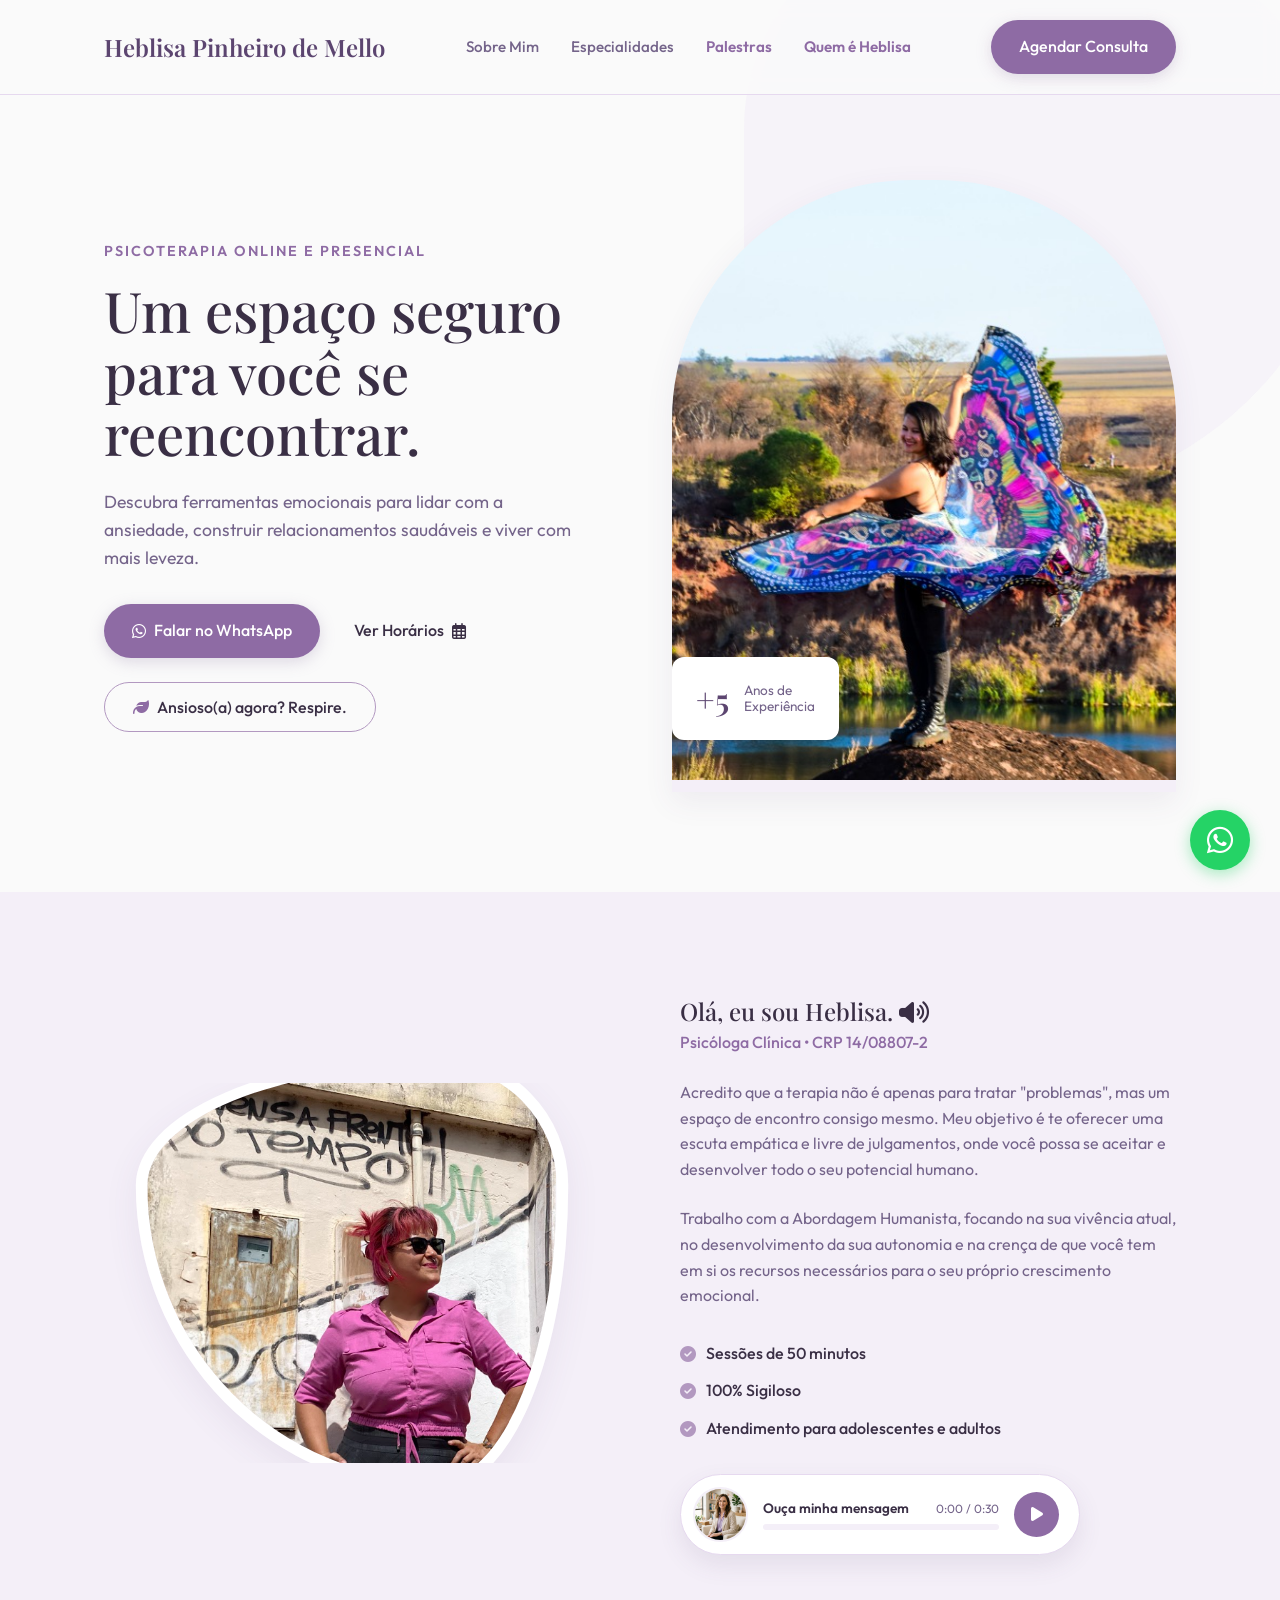
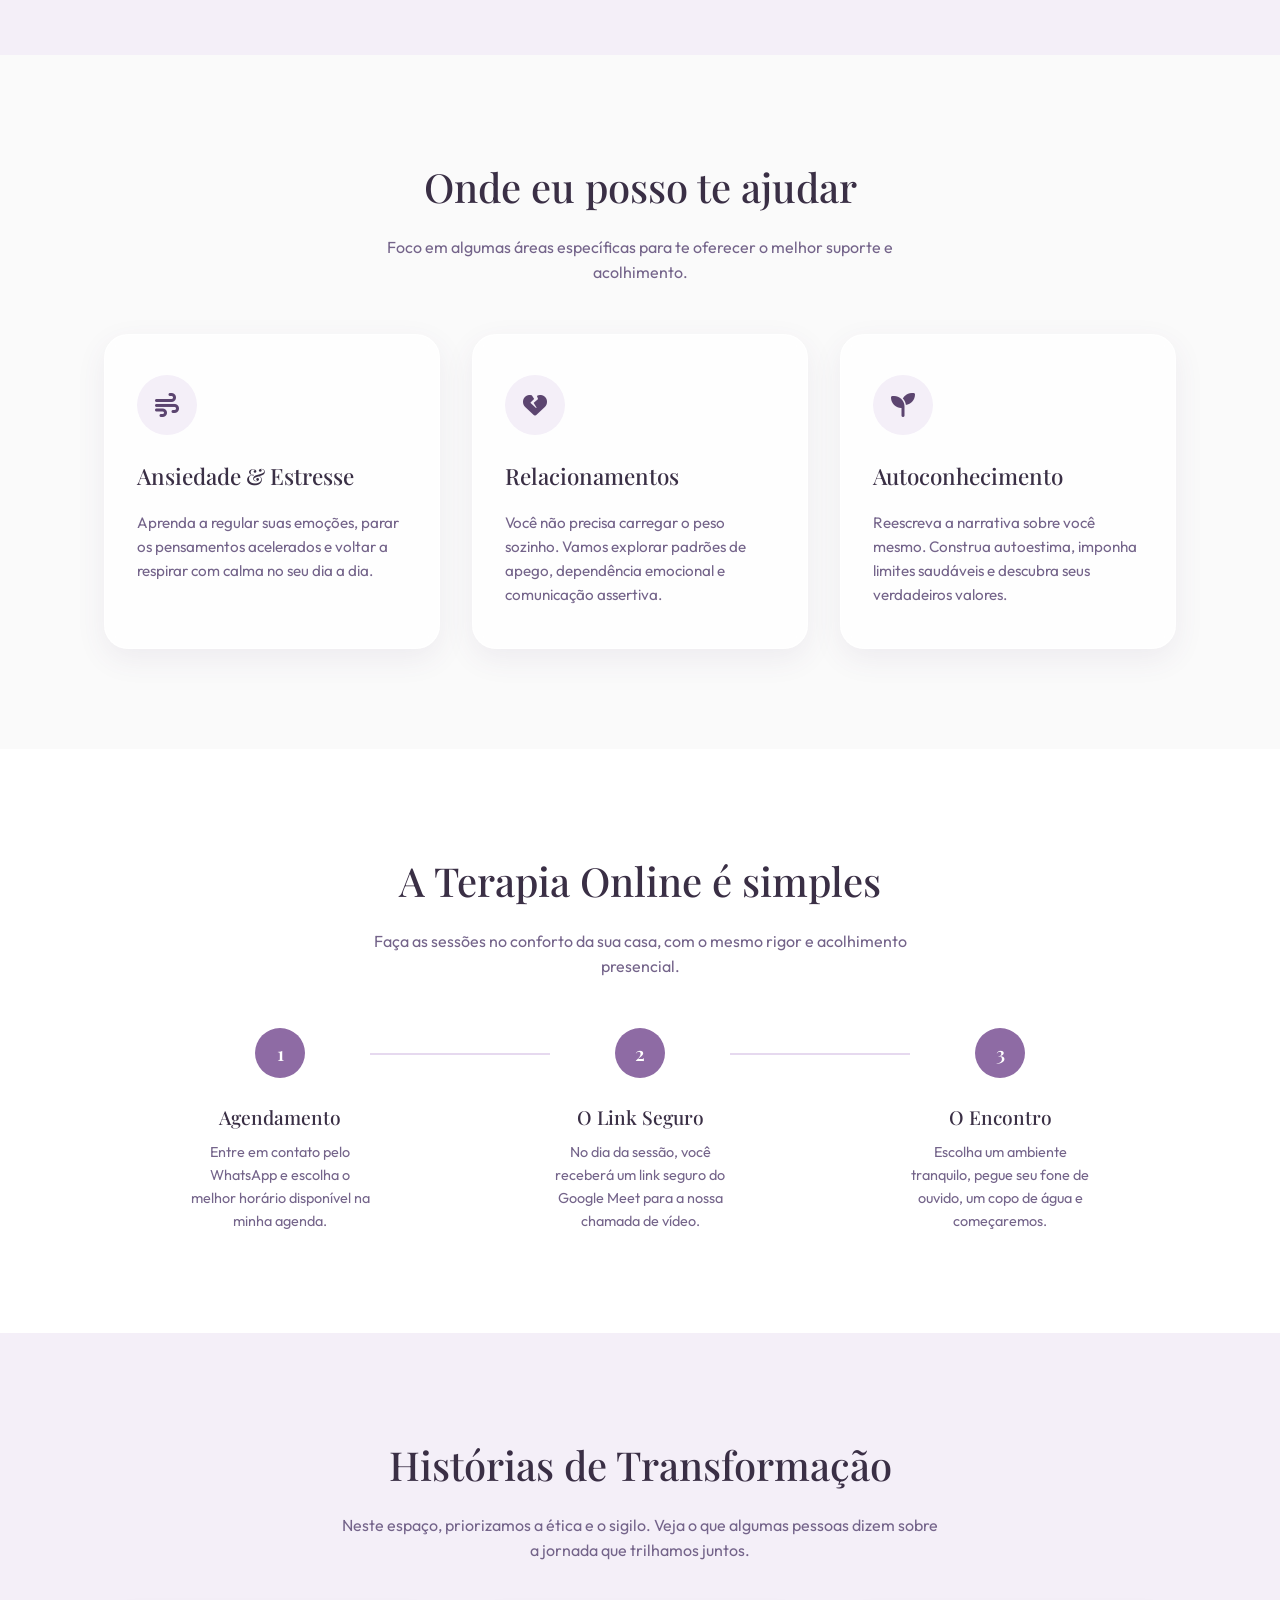
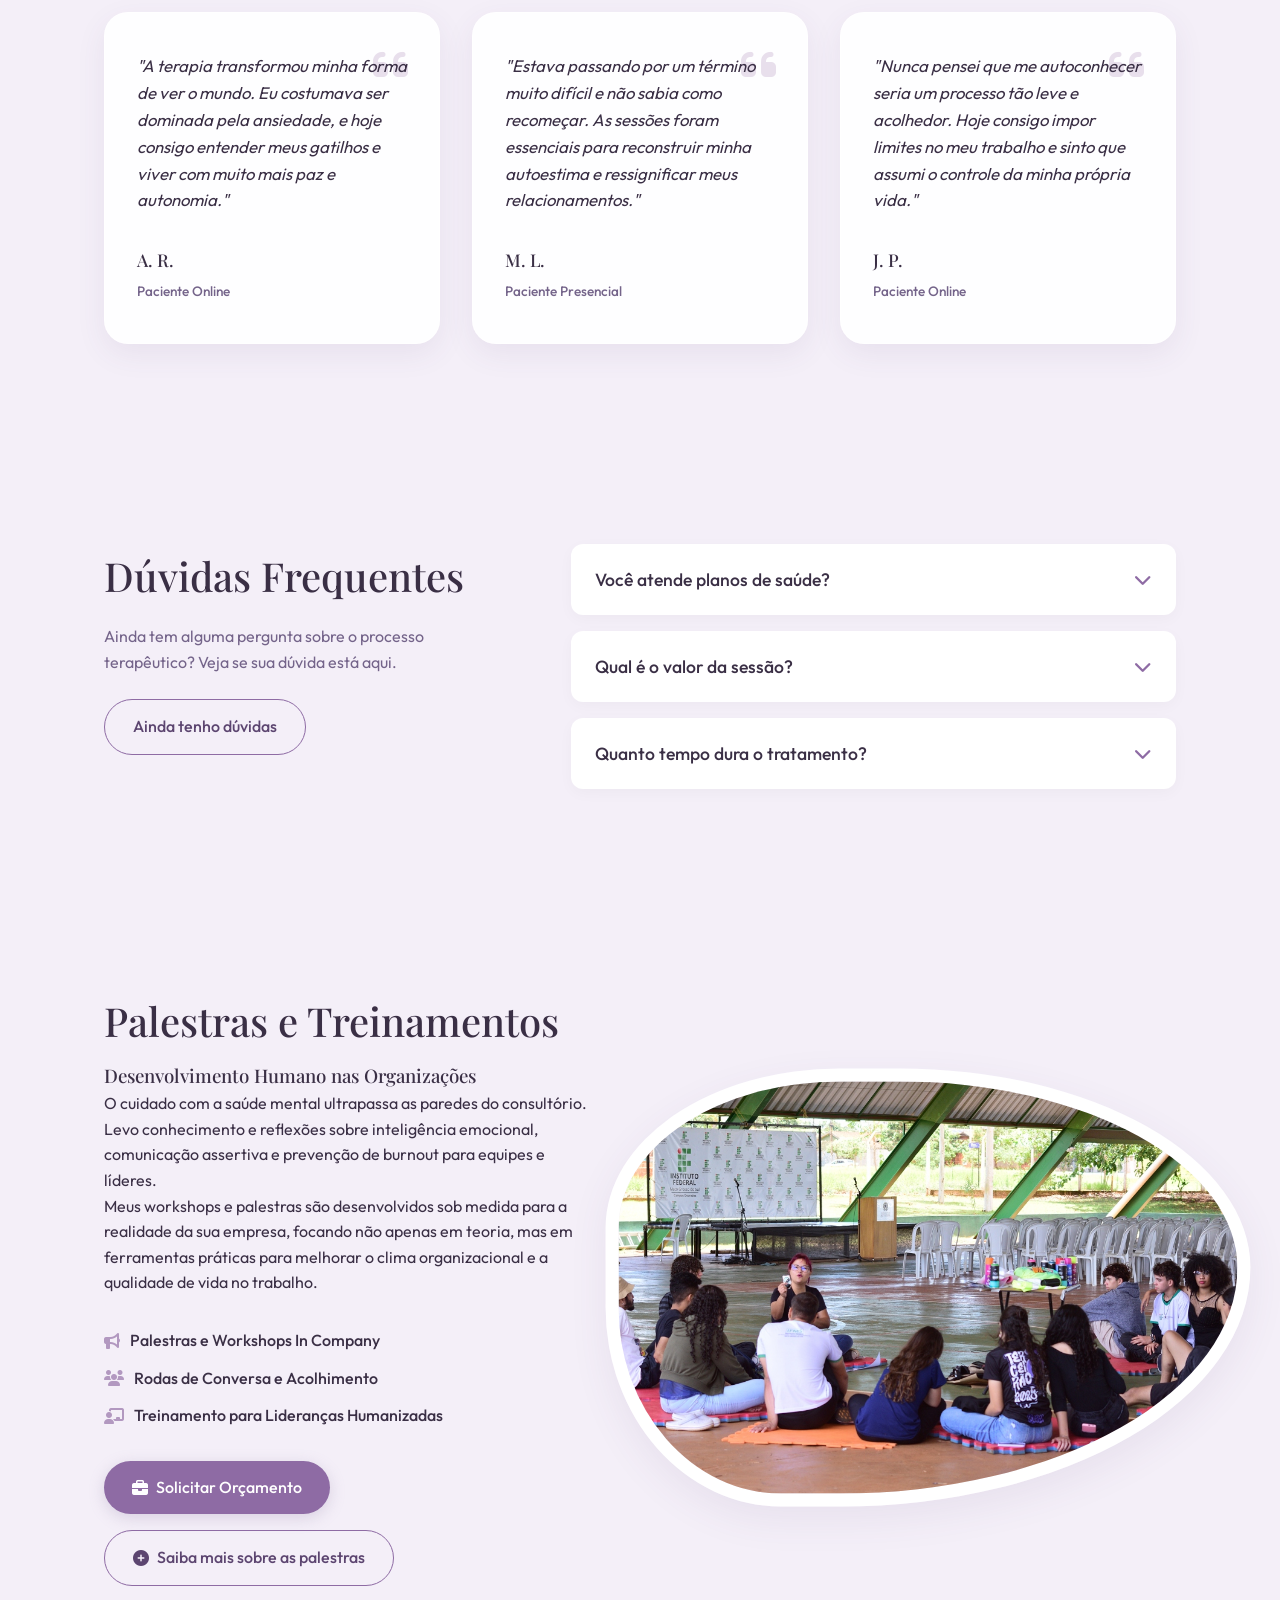
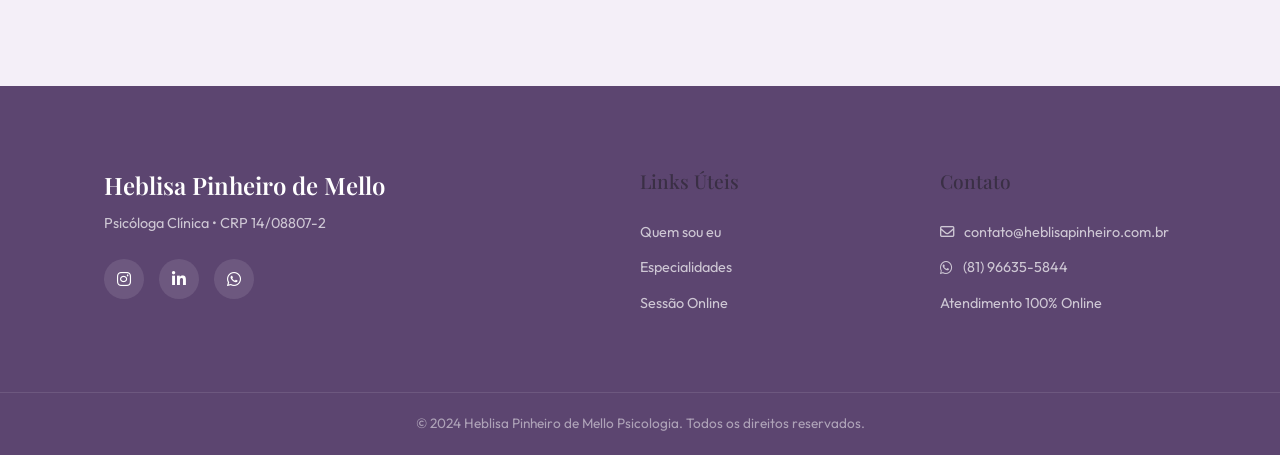
<file: index.html>
<!DOCTYPE html>
<html lang="pt-BR">

<head>
    <meta charset="UTF-8">
    <meta name="viewport" content="width=device-width, initial-scale=1.0">
    <meta name="description"
        content="Heblisa Pinheiro de Mello - Psicóloga Clínica (CRP 14/08807-2). Psicoterapia online e presencial com abordagem humanista. Especialista em ansiedade, relacionamentos e autoconhecimento.">
    <meta name="keywords"
        content="psicóloga, psicoterapia online, ansiedade, abordagem humanista, Heblisa Pinheiro de Mello, saúde mental">
    <title>Heblisa Pinheiro de Mello | Psicóloga Clínica</title>
    <!-- Google Fonts -->
    <link rel="preconnect" href="https://fonts.googleapis.com">
    <link rel="preconnect" href="https://fonts.gstatic.com" crossorigin>
    <link
        href="https://fonts.googleapis.com/css2?family=Outfit:wght@300;400;500;600&family=Playfair+Display:ital,wght@0,500;0,600;1,500&display=swap"
        rel="stylesheet">
    <!-- Font Awesome Icons -->
    <link rel="stylesheet" href="https://cdnjs.cloudflare.com/ajax/libs/font-awesome/6.4.0/css/all.min.css">
    <!-- Custom CSS -->
    <link rel="stylesheet" href="style.css">
</head>

<body>

    <!-- Header / Navbar -->
    <header class="navbar">
        <div class="container nav-content">
            <a href="#" class="logo">Heblisa Pinheiro de Mello</a>
            <nav class="nav-links">
                <a href="#sobre">Sobre Mim</a>
                <a href="#especialidades">Especialidades</a>
                <a href="palestras.html" style="color: var(--primary); font-weight: 600;" class="nav-highlight">Palestras</a>
                <a href="quem-sou.html" style="color: var(--primary); font-weight: 600;" class="nav-highlight">Quem é
                    Heblisa</a>
            </nav>
            <div class="nav-actions">
                <a href="https://calendly.com/sua-conta" target="_blank" class="btn btn-primary"
                    aria-label="Abrir Calendário de Agendamento">Agendar Consulta</a>
                <button class="menu-toggle" aria-label="Abrir menu">
                    <i class="fas fa-bars"></i>
                </button>
            </div>
        </div>
    </header>

    <!-- Hero Section -->
    <section class="hero">
        <div class="blob-bg"></div>
        <div class="container hero-content">
            <div class="hero-text fade-in">
                <span class="subtitle">Psicoterapia Online e Presencial</span>
                <h1>Um espaço seguro para você se reencontrar.</h1>
                <p>Descubra ferramentas emocionais para lidar com a ansiedade, construir relacionamentos saudáveis e
                    viver com mais leveza.</p>
                <div class="hero-buttons" style="flex-wrap: wrap;">
                    <a href="https://wa.me/5581966355844" target="_blank" class="btn btn-primary"><i
                            class="fab fa-whatsapp"></i> Falar no WhatsApp</a>
                    <a href="https://calendly.com/sua-conta" target="_blank" class="btn btn-text">Ver Horários <i
                            class="far fa-calendar-alt"></i></a>
                    <button id="breathe-btn" class="btn btn-outline"
                        style="border-radius: 50px; border-color: var(--accent); color: var(--text-main);">
                        <i class="fas fa-leaf" style="color: var(--primary);"></i> Ansioso(a) agora? Respire.
                    </button>
                </div>
            </div>
            <div class="hero-image">
                <div class="image-wrapper">
                    <!-- Placeholder de uma imagem de psicóloga suave. -->
                    <img src="assets/hero_vibrant.jpg" alt="Heblisa Pinheiro de Mello com manto colorido" id="hero-img">
                    <div class="experience-badge">
                        <span class="number">+5</span>
                        <span class="text">Anos de<br>Experiência</span>
                    </div>
                </div>
            </div>
        </div>
    </section>

    <!-- Sobre Section -->
    <section id="sobre" class="about">
        <div class="container about-content">
            <div class="about-image reveal" style="overflow: hidden; border-radius: var(--border-radius-lg);">
                <img src="assets/jovens 2.png" alt="Heblisa Pinheiro de Mello" class="rounded-image"
                    style="object-position: center 30%;">
            </div>
            <div class="about-text reveal">
                <h2>Olá, eu sou Heblisa. <span class="audio-badge"
                        onclick="document.getElementById('bio-audio').play()"><i class="fas fa-volume-up"></i></span>
                </h2>
                <h3 class="crp">Psicóloga Clínica • CRP 14/08807-2</h3>
                <p>Acredito que a terapia não é apenas para tratar "problemas", mas um espaço de encontro consigo mesmo.
                    Meu objetivo é te oferecer uma escuta empática e livre de julgamentos, onde você possa se aceitar e
                    desenvolver todo o seu potencial humano.</p>
                <p>Trabalho com a Abordagem Humanista, focando na sua vivência atual, no desenvolvimento da sua
                    autonomia e na crença de que você tem em si os recursos necessários para o seu próprio crescimento
                    emocional.</p>

                <div class="features-list">
                    <div class="feature-item">
                        <i class="fas fa-check-circle"></i> Sessões de 50 minutos
                    </div>
                    <div class="feature-item">
                        <i class="fas fa-check-circle"></i> 100% Sigiloso
                    </div>
                    <div class="feature-item">
                        <i class="fas fa-check-circle"></i> Atendimento para adolescentes e adultos
                    </div>
                </div>

                <!-- Custom Audio Player -->
                <div class="custom-audio-player">
                    <img src="assets/psicologa.jpg" alt="Heblisa em aúdio" class="audio-avatar">
                    <div class="audio-controls">
                        <div class="audio-info">
                            <span class="audio-title">Ouça minha mensagem</span>
                            <span class="audio-time">0:00 / 0:30</span>
                        </div>
                        <div class="audio-progress-bar">
                            <div class="audio-progress"></div>
                        </div>
                    </div>
                    <button class="audio-play-btn" id="play-btn">
                        <i class="fas fa-play"></i>
                    </button>
                    <!-- Elemento de áudio real (oculto) -->
                    <audio id="bio-audio" src="https://www.soundhelix.com/examples/mp3/SoundHelix-Song-1.mp3"></audio>
                    <!-- Mockup de áudio para teste -->
                </div>
            </div>
        </div>
    </section>

    <!-- Especialidades Section -->
    <section id="especialidades" class="specialties">
        <div class="container">
            <div class="section-title text-center reveal">
                <h2>Onde eu posso te ajudar</h2>
                <p>Foco em algumas áreas específicas para te oferecer o melhor suporte e acolhimento.</p>
            </div>

            <div class="cards-grid">
                <!-- Card 1 -->
                <div class="card reveal delay-1">
                    <div class="card-icon">
                        <i class="fas fa-wind"></i>
                    </div>
                    <h3>Ansiedade & Estresse</h3>
                    <p>Aprenda a regular suas emoções, parar os pensamentos acelerados e voltar a respirar com calma no
                        seu dia a dia.</p>
                </div>

                <!-- Card 2 -->
                <div class="card reveal delay-2">
                    <div class="card-icon">
                        <i class="fas fa-heart-broken"></i>
                    </div>
                    <h3>Relacionamentos</h3>
                    <p>Você não precisa carregar o peso sozinho. Vamos explorar padrões de apego, dependência emocional
                        e comunicação assertiva.</p>
                </div>

                <!-- Card 3 -->
                <div class="card reveal delay-3">
                    <div class="card-icon">
                        <i class="fas fa-seedling"></i>
                    </div>
                    <h3>Autoconhecimento</h3>
                    <p>Reescreva a narrativa sobre você mesmo. Construa autoestima, imponha limites saudáveis e descubra
                        seus verdadeiros valores.</p>
                </div>
            </div>
        </div>
    </section>


    <!-- Como Funciona Section -->
    <section id="como-funciona" class="steps-section">
        <div class="container">
            <div class="section-title text-center reveal">
                <h2>A Terapia Online é simples</h2>
                <p>Faça as sessões no conforto da sua casa, com o mesmo rigor e acolhimento presencial.</p>
            </div>

            <div class="steps-container">
                <div class="step reveal">
                    <div class="step-number">1</div>
                    <div class="step-content">
                        <h3>Agendamento</h3>
                        <p>Entre em contato pelo WhatsApp e escolha o melhor horário disponível na minha agenda.</p>
                    </div>
                </div>
                <div class="step-line"></div>
                <div class="step reveal delay-1">
                    <div class="step-number">2</div>
                    <div class="step-content">
                        <h3>O Link Seguro</h3>
                        <p>No dia da sessão, você receberá um link seguro do Google Meet para a nossa chamada de vídeo.
                        </p>
                    </div>
                </div>
                <div class="step-line"></div>
                <div class="step reveal delay-2">
                    <div class="step-number">3</div>
                    <div class="step-content">
                        <h3>O Encontro</h3>
                        <p>Escolha um ambiente tranquilo, pegue seu fone de ouvido, um copo de água e começaremos.</p>
                    </div>
                </div>
            </div>
        </div>
    </section>

    <!-- Depoimentos Section -->
    <section id="depoimentos" class="testimonials-section">
        <div class="container">
            <div class="section-title text-center reveal">
                <h2>Histórias de Transformação</h2>
                <p>Neste espaço, priorizamos a ética e o sigilo. Veja o que algumas pessoas dizem sobre a jornada que
                    trilhamos juntos.</p>
            </div>

            <div class="testimonials-slider reveal">
                <!-- Depoimento 1 -->
                <div class="testimonial-card">
                    <div class="quote-icon"><i class="fas fa-quote-left"></i></div>
                    <p class="testimonial-text">"A terapia transformou minha forma de ver o mundo. Eu costumava ser
                        dominada pela ansiedade, e hoje consigo entender meus gatilhos e viver com muito mais paz e
                        autonomia."</p>
                    <div class="client-info">
                        <h4>A. R.</h4>
                        <span>Paciente Online</span>
                    </div>
                </div>

                <!-- Depoimento 2 -->
                <div class="testimonial-card">
                    <div class="quote-icon"><i class="fas fa-quote-left"></i></div>
                    <p class="testimonial-text">"Estava passando por um término muito difícil e não sabia como
                        recomeçar. As sessões foram essenciais para reconstruir minha autoestima e ressignificar meus
                        relacionamentos."</p>
                    <div class="client-info">
                        <h4>M. L.</h4>
                        <span>Paciente Presencial</span>
                    </div>
                </div>

                <!-- Depoimento 3 -->
                <div class="testimonial-card">
                    <div class="quote-icon"><i class="fas fa-quote-left"></i></div>
                    <p class="testimonial-text">"Nunca pensei que me autoconhecer seria um processo tão leve e
                        acolhedor. Hoje consigo impor limites no meu trabalho e sinto que assumi o controle da minha
                        própria vida."</p>
                    <div class="client-info">
                        <h4>J. P.</h4>
                        <span>Paciente Online</span>
                    </div>
                </div>
            </div>
        </div>
    </section>

    <!-- FAQ Section -->
    <section id="faq" class="faq-section">
        <div class="container faq-container reveal">
            <div class="faq-text">
                <h2>Dúvidas Frequentes</h2>
                <p>Ainda tem alguma pergunta sobre o processo terapêutico? Veja se sua dúvida está aqui.</p>
                <a href="https://wa.me/5581966355844" target="_blank" class="btn btn-outline"
                    style="margin-top: 1.5rem;">Ainda tenho dúvidas</a>
            </div>

            <div class="accordion">
                <div class="accordion-item">
                    <button class="accordion-header">
                        Você atende planos de saúde?
                        <i class="fas fa-chevron-down"></i>
                    </button>
                    <div class="accordion-content">
                        <p>Meu atendimento é exclusivamente particular. No entanto, forneço recibos com o meu número de
                            CRP para que você possa solicitar o reembolso ao seu plano de saúde, caso ele ofereça esse
                            benefício.</p>
                    </div>
                </div>

                <div class="accordion-item">
                    <button class="accordion-header">
                        Qual é o valor da sessão?
                        <i class="fas fa-chevron-down"></i>
                    </button>
                    <div class="accordion-content">
                        <p>Por diretrizes do Conselho Federal de Psicologia, não divulgo valores no site. Mas você pode
                            me chamar no WhatsApp que enviarei todas as informações de investimento e opções de pacotes
                            mensais, sem compromisso.</p>
                    </div>
                </div>

                <div class="accordion-item">
                    <button class="accordion-header">
                        Quanto tempo dura o tratamento?
                        <i class="fas fa-chevron-down"></i>
                    </button>
                    <div class="accordion-content">
                        <p>Cada pessoa tem um tempo único. Na Abordagem Humanista, não existe um prazo pré-determinado
                            ou respostas prontas. O ritmo do tratamento acompanha as suas necessidades, respeitando o
                            seu tempo de elaboração, autoconhecimento e desenvolvimento emocional. Estarei ao seu lado
                            durante toda a jornada.</p>
                    </div>
                </div>
            </div>
        </div>
    </section>

    <!-- Palestras Section -->
    <section id="palestras" class="lectures-section">
        <div class="container lectures-content">
            <div class="lecture-text reveal">
                <h2>Palestras e Treinamentos</h2>
                <h3 class="crp">Desenvolvimento Humano nas Organizações</h3>
                <p>O cuidado com a saúde mental ultrapassa as paredes do consultório. Levo conhecimento e reflexões
                    sobre inteligência emocional, comunicação assertiva e prevenção de burnout para equipes e líderes.
                </p>
                <p>Meus workshops e palestras são desenvolvidos sob medida para a realidade da sua empresa, focando não
                    apenas em teoria, mas em ferramentas práticas para melhorar o clima organizacional e a qualidade de
                    vida no trabalho.</p>

                <div class="features-list">
                    <div class="feature-item">
                        <i class="fas fa-bullhorn"></i> Palestras e Workshops In Company
                    </div>
                    <div class="feature-item">
                        <i class="fas fa-users"></i> Rodas de Conversa e Acolhimento
                    </div>
                    <div class="feature-item">
                        <i class="fas fa-chalkboard-teacher"></i> Treinamento para Lideranças Humanizadas
                    </div>
                </div>

                <div style="display: flex; gap: 1rem; flex-wrap: wrap; margin-top: 2rem;">
                    <a href="https://wa.me/5581966355844" target="_blank" class="btn btn-primary">
                        <i class="fas fa-briefcase"></i> Solicitar Orçamento
                    </a>

                    <a href="palestras.html" class="btn btn-outline">
                        <i class="fas fa-plus-circle"></i> Saiba mais sobre as palestras
                    </a>
                </div>
            </div>

            <div class="lecture-image reveal delay-1">
                <img src="assets/palestra_heblisa.jpg" alt="Heblisa em uma roda de conversa" class="rounded-image">
            </div>
        </div>
    </section>


    <!-- Footer -->
    <footer>
        <div class="container footer-content">
            <div class="footer-info">
                <a href="#" class="logo">Heblisa Pinheiro de Mello</a>
                <p>Psicóloga Clínica • CRP 14/08807-2</p>
                <div class="social-links">
                    <a href="https://www.instagram.com/seu-perfil" target="_blank"><i class="fab fa-instagram"></i></a>
                    <a href="https://www.linkedin.com/in/seu-perfil" target="_blank"><i
                            class="fab fa-linkedin-in"></i></a>
                    <a href="https://wa.me/5581966355844" target="_blank"><i class="fab fa-whatsapp"></i></a>
                </div>
            </div>
            <div class="footer-links">
                <h4>Links Úteis</h4>
                <a href="#sobre">Quem sou eu</a>
                <a href="#especialidades">Especialidades</a>
                <a href="#como-funciona">Sessão Online</a>
            </div>
            <div class="footer-contact">
                <h4>Contato</h4>
                <p><i class="far fa-envelope"></i> contato@heblisapinheiro.com.br</p>
                <p><i class="fab fa-whatsapp"></i> (81) 96635-5844</p>
                <p>Atendimento 100% Online</p>
            </div>
        </div>
        <div class="footer-bottom">
            <p>&copy; 2024 Heblisa Pinheiro de Mello Psicologia. Todos os direitos reservados.</p>
        </div>
    </footer>

    <!-- Botão Flutuante do WhatsApp -->
    <a href="https://wa.me/5581966355844" target="_blank" class="whatsapp-float" aria-label="Falar no WhatsApp">
        <i class="fab fa-whatsapp"></i>
    </a>

    <!-- Overlay de Respiração Interativa -->
    <div id="breathe-overlay" class="breathe-overlay">
        <div class="breathe-container">
            <button id="close-breathe" class="close-breathe"><i class="fas fa-times"></i></button>
            <div class="mandala-wrapper">
                <div class="mandala-svg-container">
                    <svg viewBox="0 0 100 100" class="mandala-svg">
                        <!-- Camadas da Mandala -->
                        <g class="mandala-group layer-1">
                            <circle cx="50" cy="50" r="45" fill="none" stroke="var(--primary-light)" stroke-width="0.5"
                                stroke-dasharray="2 2" />
                            <path d="M50 5 Q55 15 50 25 Q45 15 50 5 Z" fill="var(--primary)"
                                transform="rotate(0 50 50)" />
                            <path d="M50 5 Q55 15 50 25 Q45 15 50 5 Z" fill="var(--primary)"
                                transform="rotate(45 50 50)" />
                            <path d="M50 5 Q55 15 50 25 Q45 15 50 5 Z" fill="var(--primary)"
                                transform="rotate(90 50 50)" />
                            <path d="M50 5 Q55 15 50 25 Q45 15 50 5 Z" fill="var(--primary)"
                                transform="rotate(135 50 50)" />
                            <path d="M50 5 Q55 15 50 25 Q45 15 50 5 Z" fill="var(--primary)"
                                transform="rotate(180 50 50)" />
                            <path d="M50 5 Q55 15 50 25 Q45 15 50 5 Z" fill="var(--primary)"
                                transform="rotate(225 50 50)" />
                            <path d="M50 5 Q55 15 50 25 Q45 15 50 5 Z" fill="var(--primary)"
                                transform="rotate(270 50 50)" />
                            <path d="M50 5 Q55 15 50 25 Q45 15 50 5 Z" fill="var(--primary)"
                                transform="rotate(315 50 50)" />
                        </g>
                        <g class="mandala-group layer-2">
                            <circle cx="50" cy="50" r="30" fill="none" stroke="var(--accent)" stroke-width="0.5" />
                            <circle cx="50" cy="15" r="3" fill="var(--accent)" transform="rotate(22.5 50 50)" />
                            <circle cx="50" cy="15" r="3" fill="var(--accent)" transform="rotate(67.5 50 50)" />
                            <circle cx="50" cy="15" r="3" fill="var(--accent)" transform="rotate(112.5 50 50)" />
                            <circle cx="50" cy="15" r="3" fill="var(--accent)" transform="rotate(157.5 50 50)" />
                            <circle cx="50" cy="15" r="3" fill="var(--accent)" transform="rotate(202.5 50 50)" />
                            <circle cx="50" cy="15" r="3" fill="var(--accent)" transform="rotate(247.5 50 50)" />
                            <circle cx="50" cy="15" r="3" fill="var(--accent)" transform="rotate(292.5 50 50)" />
                            <circle cx="50" cy="15" r="3" fill="var(--accent)" transform="rotate(337.5 50 50)" />
                        </g>
                        <circle cx="50" cy="50" r="10" fill="var(--primary-dark)" class="mandala-center" />
                    </svg>
                </div>
            </div>
            <h2 id="breathe-text" class="breathe-text">Prepare-se...</h2>
        </div>
    </div>

    <!-- Scripts -->
    <script>
        // Menu Mobile Toggle
        const menuToggle = document.querySelector('.menu-toggle');
        const navLinks = document.querySelector('.nav-links');
        const navLinksItems = document.querySelectorAll('.nav-links a');

        menuToggle.addEventListener('click', () => {
            navLinks.classList.toggle('active');
            const icon = menuToggle.querySelector('i');
            icon.classList.toggle('fa-bars');
            icon.classList.toggle('fa-times');
        });

        // Fechar menu ao clicar em um link
        navLinksItems.forEach(item => {
            item.addEventListener('click', () => {
                navLinks.classList.remove('active');
                const icon = menuToggle.querySelector('i');
                icon.classList.add('fa-bars');
                icon.classList.remove('fa-times');
            });
        });

        // Funcionalidade do Accordion (FAQ)
        const accordionHeaders = document.querySelectorAll('.accordion-header');

        accordionHeaders.forEach(header => {
            header.addEventListener('click', () => {
                const item = header.parentElement;
                const isActive = item.classList.contains('active');

                // Fechar todos os abertos
                document.querySelectorAll('.accordion-item').forEach(otherItem => {
                    otherItem.classList.remove('active');
                });

                // Se o atual não estava ativo, ativamos ele (abrir)
                if (!isActive) {
                    item.classList.add('active');
                }
            });
        });

        // Funcionalidade do Player de Áudio
        const audio = document.getElementById('bio-audio');
        const playBtn = document.getElementById('play-btn');
        const playIcon = playBtn.querySelector('i');
        const progressBar = document.querySelector('.audio-progress');
        const timeDisplay = document.querySelector('.audio-time');
        const progressContainer = document.querySelector('.audio-progress-bar');

        function formatTime(seconds) {
            const min = Math.floor(seconds / 60);
            const sec = Math.floor(seconds % 60);
            return `${min}:${sec < 10 ? '0' : ''}${sec}`;
        }

        playBtn.addEventListener('click', () => {
            if (audio.paused) {
                audio.play();
                playIcon.className = 'fas fa-pause';
                playBtn.classList.add('playing');
            } else {
                audio.pause();
                playIcon.className = 'fas fa-play';
                playBtn.classList.remove('playing');
            }
        });

        audio.addEventListener('timeupdate', () => {
            const percent = (audio.currentTime / audio.duration) * 100;
            progressBar.style.width = `${percent}%`;

            if (!isNaN(audio.duration)) {
                timeDisplay.textContent = `${formatTime(audio.currentTime)} / ${formatTime(audio.duration)}`;
            }
        });

        audio.addEventListener('loadedmetadata', () => {
            timeDisplay.textContent = `0:00 / ${formatTime(audio.duration)}`;
        });

        audio.addEventListener('ended', () => {
            playIcon.className = 'fas fa-play';
            playBtn.classList.remove('playing');
            progressBar.style.width = '0%';
            timeDisplay.textContent = `0:00 / ${formatTime(audio.duration)}`;
        });

        progressContainer.addEventListener('click', (e) => {
            const width = progressContainer.clientWidth;
            const clickX = e.offsetX;
            const duration = audio.duration;
            audio.currentTime = (clickX / width) * duration;
        });

        // Scroll Reveal Animation (micro-interações)
        function reveal() {
            var reveals = document.querySelectorAll(".reveal");
            for (var i = 0; i < reveals.length; i++) {
                var windowHeight = window.innerHeight;
                var elementTop = reveals[i].getBoundingClientRect().top;
                var elementVisible = 100;

                if (elementTop < windowHeight - elementVisible) {
                    reveals[i].classList.add("active");
                }
            }
        }
        window.addEventListener("scroll", reveal);
        // Chamar logo ao carregar para mostrar elementos já na tela
        reveal();

        // Funcionalidade "Respire" (Breathe)
        const breatheBtn = document.getElementById('breathe-btn');
        const breatheOverlay = document.getElementById('breathe-overlay');
        const closeBreathe = document.getElementById('close-breathe');
        const breatheText = document.getElementById('breathe-text');
        const breatheCircle = document.querySelector('.mandala-wrapper');

        if (!breatheBtn) console.error('Botão de respirar não encontrado!');
        if (!breatheOverlay) console.error('Overlay de respirar não encontrado!');

        let breatheInterval;

        function startBreatheCycle() {
            console.log('Iniciando ciclo de respiração...');
            const cycles = [
                { text: 'Inspire...', class: 'inhale', duration: 4000 },
                { text: 'Segure...', class: 'hold', duration: 4000 },
                { text: 'Expire...', class: 'exhale', duration: 4000 }
            ];

            let currentStep = 0;

            function runStep() {
                const step = cycles[currentStep];
                breatheText.textContent = step.text;
                console.log('Passo:', step.text);

                // Reset classes
                breatheCircle.className = 'breathe-circle ' + step.class;

                currentStep = (currentStep + 1) % cycles.length;
            }

            runStep();
            breatheInterval = setInterval(runStep, 4000);
        }

        if (breatheBtn) {
            breatheBtn.addEventListener('click', () => {
                console.log('Botão de respirar clicado');
                breatheOverlay.classList.add('active');
                startBreatheCycle();
            });
        }

        if (closeBreathe) {
            closeBreathe.addEventListener('click', () => {
                console.log('Fechando overlay de respiração');
                breatheOverlay.classList.remove('active');
                clearInterval(breatheInterval);
                breatheCircle.className = 'breathe-circle';
            });
        }
    </script>
</body>

</html>
</file>
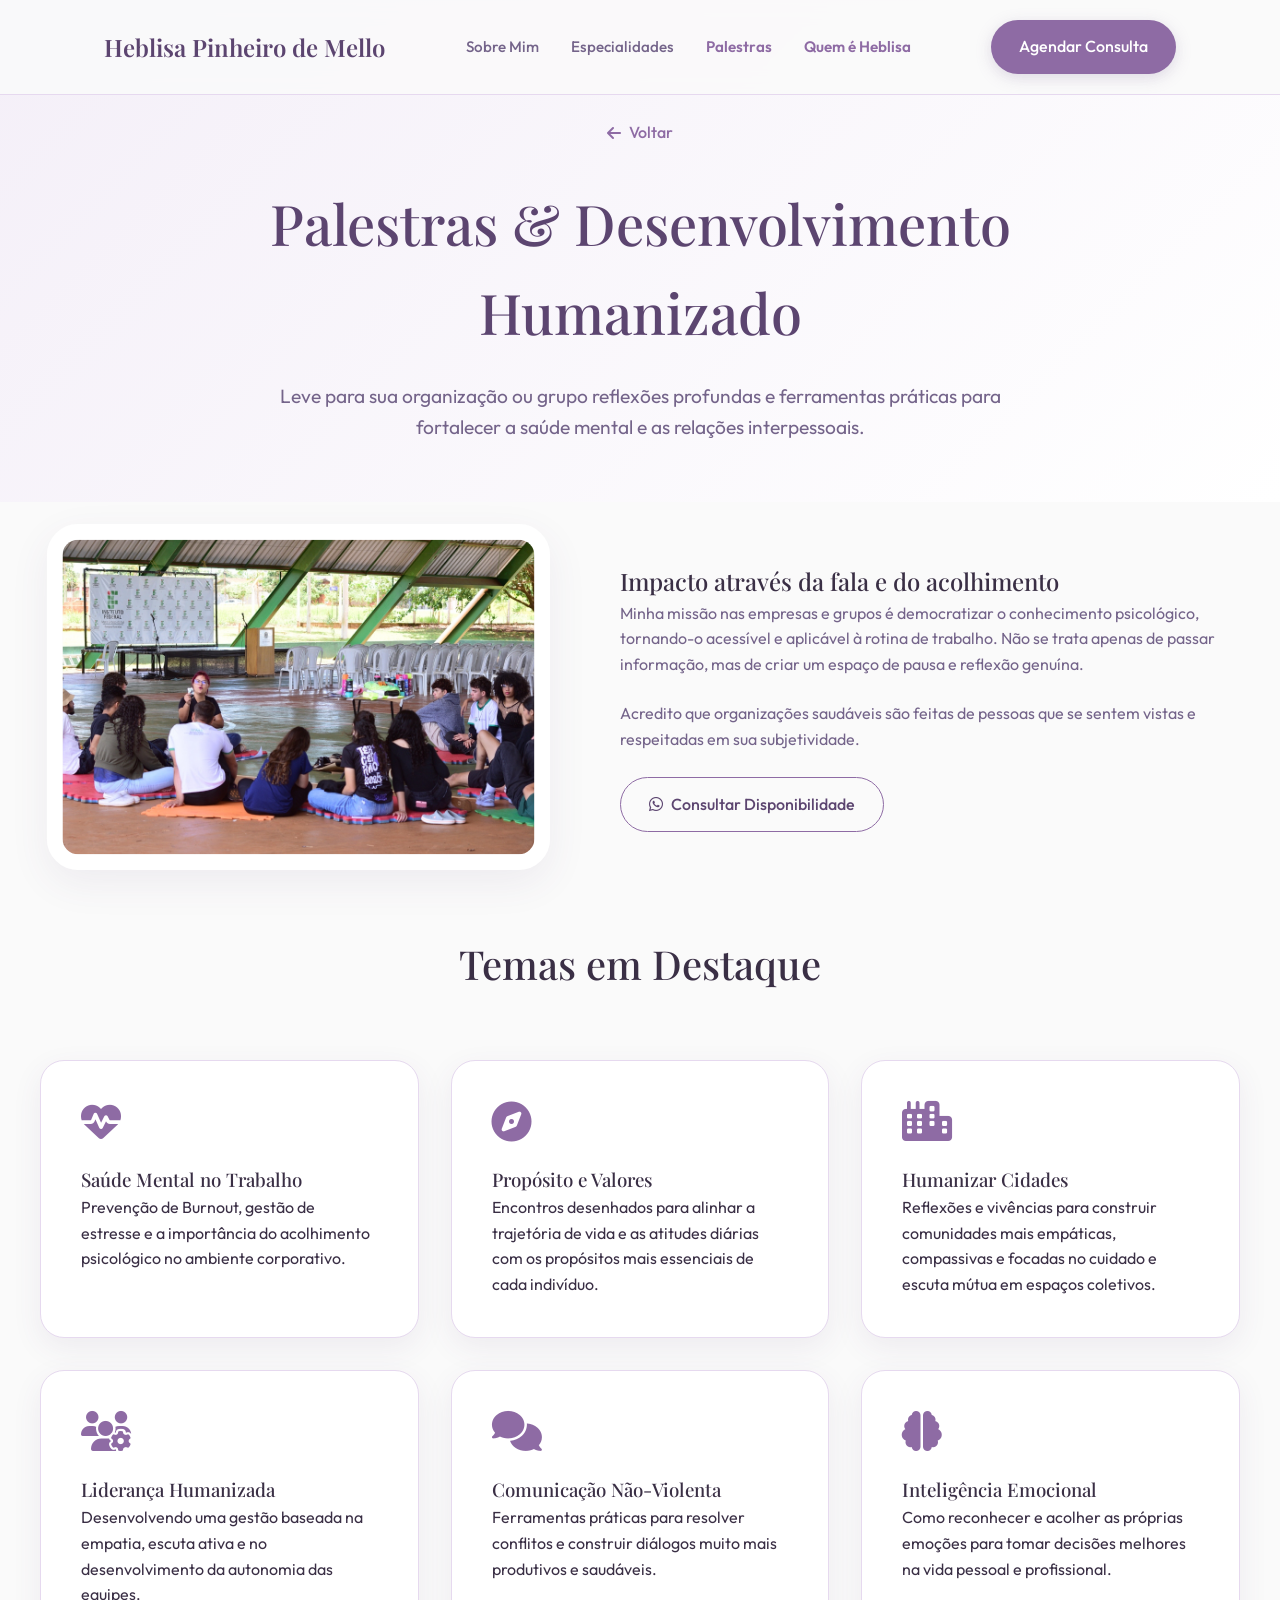
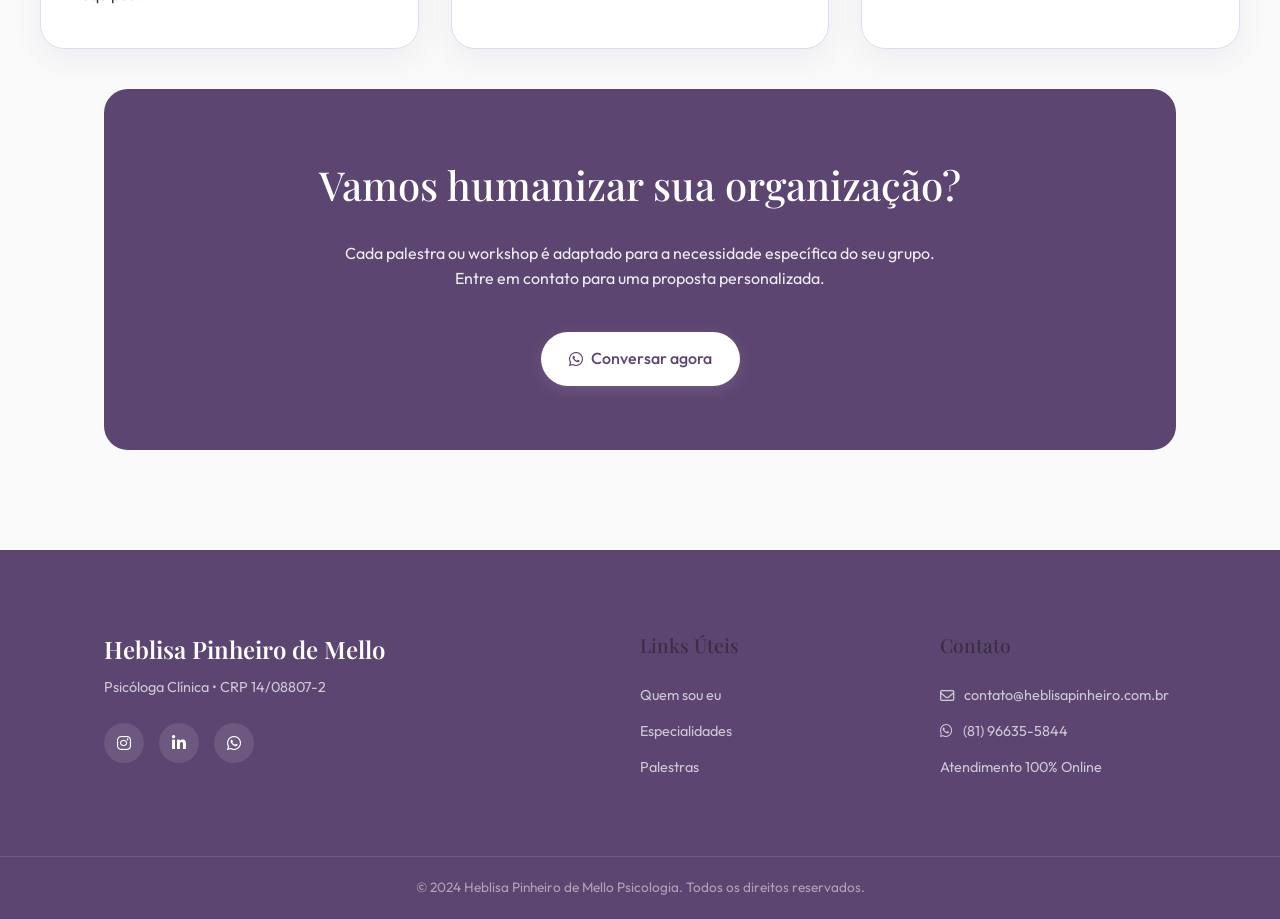
<file: palestras.html>
<!DOCTYPE html>
<html lang="pt-BR">

<head>
    <meta charset="UTF-8">
    <meta name="viewport" content="width=device-width, initial-scale=1.0">
    <meta name="description" content="Palestras e Workshops de Saúde Mental com Heblisa Pinheiro de Mello. Desenvolvimento humano e organizacional com foco em humanização.">
    <title>Palestras e Workshops | Heblisa Pinheiro de Mello</title>
    <!-- Google Fonts -->
    <link rel="preconnect" href="https://fonts.googleapis.com">
    <link rel="preconnect" href="https://fonts.gstatic.com" crossorigin>
    <link href="https://fonts.googleapis.com/css2?family=Outfit:wght@300;400;500;600&family=Playfair+Display:ital,wght@0,500;0,600;1,500&display=swap" rel="stylesheet">
    <!-- Font Awesome Icons -->
    <link rel="stylesheet" href="https://cdnjs.cloudflare.com/ajax/libs/font-awesome/6.4.0/css/all.min.css">
    <!-- Custom CSS -->
    <link rel="stylesheet" href="style.css">
    <style>
        .page-hero {
            padding: 120px 0 60px;
            background: linear-gradient(135deg, var(--primary-light) 0%, #fff 100%);
            text-align: center;
        }
        .page-hero h1 {
            font-size: 3.5rem;
            margin-bottom: 1.5rem;
            color: var(--primary-dark);
        }
        .lecture-detail-grid {
            display: grid;
            grid-template-columns: repeat(auto-fit, minmax(300px, 1fr));
            gap: 2rem;
            margin-top: 4rem;
        }
        .detail-card {
            background: white;
            padding: 2.5rem;
            border-radius: var(--border-radius-lg);
            box-shadow: var(--shadow);
            transition: var(--transition);
            border: 1px solid var(--border);
        }
        .detail-card:hover {
            transform: translateY(-10px);
            border-color: var(--primary);
        }
        .detail-card i {
            font-size: 2.5rem;
            color: var(--primary);
            margin-bottom: 1.5rem;
        }
        .back-link {
            display: inline-flex;
            align-items: center;
            gap: 0.5rem;
            margin-bottom: 2rem;
            color: var(--primary);
            text-decoration: none;
            font-weight: 500;
        }
        .back-link:hover {
            text-decoration: underline;
        }
    </style>
</head>

<body>

    <!-- Header / Navbar -->
    <header class="navbar">
        <div class="container nav-content">
            <a href="index.html" class="logo">Heblisa Pinheiro de Mello</a>
            <nav class="nav-links">
                <a href="index.html#sobre">Sobre Mim</a>
                <a href="index.html#especialidades">Especialidades</a>
                <a href="palestras.html" style="color: var(--primary); font-weight: 600;" class="nav-highlight">Palestras</a>
                <a href="quem-sou.html" style="color: var(--primary); font-weight: 600;" class="nav-highlight">Quem é Heblisa</a>
            </nav>
            <div class="nav-actions">
                <a href="https://wa.me/5581966355844" target="_blank" class="btn btn-primary">Agendar Consulta</a>
                <button class="menu-toggle" aria-label="Abrir menu">
                    <i class="fas fa-bars"></i>
                </button>
            </div>
        </div>
    </header>

    <main>
        <section class="page-hero">
            <div class="container">
                <a href="index.html" class="back-link"><i class="fas fa-arrow-left"></i> Voltar</a>
                <h1 class="reveal">Palestras & Desenvolvimento Humanizado</h1>
                <p class="reveal delay-1" style="max-width: 800px; margin: 0 auto; color: var(--text-muted); font-size: 1.2rem;">
                    Leve para sua organização ou grupo reflexões profundas e ferramentas práticas para fortalecer a saúde mental e as relações interpessoais.
                </p>
            </div>
        </section>

        <!-- Seção de Foto e Introdução Detalhada -->
        <section class="container" style="padding: 60px 0;">
            <div class="about-content" style="grid-template-columns: 1fr 1.2fr; gap: 4rem;">
                <div class="lecture-image reveal">
                    <img src="assets/palestra_heblisa.jpg" alt="Heblisa em ação em uma palestra" class="rounded-image" style="width: 75%; display: block; margin: 0 auto; border: 12px solid white; box-shadow: var(--shadow); border-radius: var(--border-radius-lg);">
                </div>
                <div class="about-text reveal delay-1">
                    <h2>Impacto através da fala e do acolhimento</h2>
                    <p>Minha missão nas empresas e grupos é democratizar o conhecimento psicológico, tornando-o acessível e aplicável à rotina de trabalho. Não se trata apenas de passar informação, mas de criar um espaço de pausa e reflexão genuína.</p>
                    <p>Acredito que organizações saudáveis são feitas de pessoas que se sentem vistas e respeitadas em sua subjetividade.</p>
                    <div style="margin-top: 1.5rem;">
                        <a href="https://wa.me/5581966355844" target="_blank" class="btn btn-outline">
                            <i class="fab fa-whatsapp"></i> Consultar Disponibilidade
                        </a>
                    </div>
                </div>
            </div>
        </section>

        <section class="container" style="padding: 40px 0;">
            <div class="section-title text-center reveal">
                <h2>Temas em Destaque</h2>
            </div>
            <div class="lecture-detail-grid">
                <div class="detail-card reveal">
                    <i class="fas fa-heart-pulse"></i>
                    <h3>Saúde Mental no Trabalho</h3>
                    <p>Prevenção de Burnout, gestão de estresse e a importância do acolhimento psicológico no ambiente corporativo.</p>
                </div>
                <div class="detail-card reveal delay-1">
                    <i class="fas fa-compass"></i>
                    <h3>Propósito e Valores</h3>
                    <p>Encontros desenhados para alinhar a trajetória de vida e as atitudes diárias com os propósitos mais essenciais de cada indivíduo.</p>
                </div>
                <div class="detail-card reveal delay-2">
                    <i class="fas fa-city"></i>
                    <h3>Humanizar Cidades</h3>
                    <p>Reflexões e vivências para construir comunidades mais empáticas, compassivas e focadas no cuidado e escuta mútua em espaços coletivos.</p>
                </div>
                <div class="detail-card reveal">
                    <i class="fas fa-users-gear"></i>
                    <h3>Liderança Humanizada</h3>
                    <p>Desenvolvendo uma gestão baseada na empatia, escuta ativa e no desenvolvimento da autonomia das equipes.</p>
                </div>
                <div class="detail-card reveal delay-1">
                    <i class="fas fa-comments"></i>
                    <h3>Comunicação Não-Violenta</h3>
                    <p>Ferramentas práticas para resolver conflitos e construir diálogos muito mais produtivos e saudáveis.</p>
                </div>
                <div class="detail-card reveal delay-2">
                    <i class="fas fa-brain"></i>
                    <h3>Inteligência Emocional</h3>
                    <p>Como reconhecer e acolher as próprias emoções para tomar decisões melhores na vida pessoal e profissional.</p>
                </div>
            </div>
        </section>

        <section class="container" style="padding-bottom: 100px;">
            <div style="background: var(--primary-dark); color: white; padding: 4rem; border-radius: var(--border-radius-lg); text-align: center;" class="reveal">
                <h2 style="color: white; margin-bottom: 1.5rem; font-size: 2.5rem;">Vamos humanizar sua organização?</h2>
                <p style="margin-bottom: 2.5rem; opacity: 0.9; max-width: 600px; margin-left: auto; margin-right: auto;">
                    Cada palestra ou workshop é adaptado para a necessidade específica do seu grupo. Entre em contato para uma proposta personalizada.
                </p>
                <a href="https://wa.me/5581966355844" target="_blank" class="btn btn-primary" style="background: white; color: var(--primary-dark);">
                    <i class="fab fa-whatsapp"></i> Conversar agora
                </a>
            </div>
        </section>
    </main>

    <!-- Footer -->
    <footer>
        <div class="container footer-content">
            <div class="footer-info">
                <a href="index.html" class="logo">Heblisa Pinheiro de Mello</a>
                <p>Psicóloga Clínica • CRP 14/08807-2</p>
                <div class="social-links">
                    <a href="https://www.instagram.com/seu-perfil" target="_blank"><i class="fab fa-instagram"></i></a>
                    <a href="https://www.linkedin.com/in/seu-perfil" target="_blank"><i class="fab fa-linkedin-in"></i></a>
                    <a href="https://wa.me/5581966355844" target="_blank"><i class="fab fa-whatsapp"></i></a>
                </div>
            </div>
            <div class="footer-links">
                <h4>Links Úteis</h4>
                <a href="index.html#sobre">Quem sou eu</a>
                <a href="index.html#especialidades">Especialidades</a>
                <a href="palestras.html">Palestras</a>
            </div>
            <div class="footer-contact">
                <h4>Contato</h4>
                <p><i class="far fa-envelope"></i> contato@heblisapinheiro.com.br</p>
                <p><i class="fab fa-whatsapp"></i> (81) 96635-5844</p>
                <p>Atendimento 100% Online</p>
            </div>
        </div>
        <div class="footer-bottom">
            <p>&copy; 2024 Heblisa Pinheiro de Mello Psicologia. Todos os direitos reservados.</p>
        </div>
    </footer>

    <script>
        // Menu Mobile Toggle
        const menuToggle = document.querySelector('.menu-toggle');
        const navLinks = document.querySelector('.nav-links');
        menuToggle.addEventListener('click', () => {
            navLinks.classList.toggle('active');
            const icon = menuToggle.querySelector('i');
            icon.classList.toggle('fa-bars');
            icon.classList.toggle('fa-times');
        });

        // Scroll Reveal
        function reveal() {
            var reveals = document.querySelectorAll(".reveal");
            for (var i = 0; i < reveals.length; i++) {
                var windowHeight = window.innerHeight;
                var elementTop = reveals[i].getBoundingClientRect().top;
                if (elementTop < windowHeight - 100) {
                    reveals[i].classList.add("active");
                }
            }
        }
        window.addEventListener("scroll", reveal);
        reveal();
    </script>
</body>
</html>
</file>
<file: style.css>
/* Variáveis CSS - Paleta Lilás e Roxo Suave */
:root {
    /* Cores Principais - Lilás e Roxo */
    --primary: #8E6BA4;          /* Roxo suave e fechado (elegante) */
    --primary-light: #F4EFF8;    /* Fundo lilás bem suave, quase branco */
    --primary-dark: #5C4570;     /* Roxo escuro contido, sem ser muito forte */
    
    /* Cores de Fundo / Superfície */
    --bg-color: #FAFAFA;         /* Branco Off-white */
    --surface: #FFFFFF;          /* Branco puro (cards) */
    
    /* Textos */
    --text-main: #3A2F45;        /* Texto muito escuro, com subtom roxo suave */
    --text-muted: #74648A;       /* Texto explicativo lilás escuro */
    
    /* Decorações / Destaques */
    --accent: #B298C0;           /* Lilás suave para detalhes (magenta removido) */
    --border: #E6D9EF;
    
    /* Fontes */
    --font-heading: 'Playfair Display', serif; /* Fonte elegante para títulos */
    --font-body: 'Outfit', sans-serif;         /* Fonte limpa e moderna para leitura */
    
    /* Especiais */
    --shadow: 0 10px 30px rgba(92, 69, 112, 0.08); /* Sombra baseada no roxo escuro suave */
    --border-radius-lg: 24px;
    --border-radius-sm: 12px;
    --transition: all 0.3s ease;
}

/* Reset Global */
* {
    margin: 0;
    padding: 0;
    box-sizing: border-box;
}

html {
    scroll-behavior: smooth;
    font-size: 16px;
}

body {
    font-family: var(--font-body);
    color: var(--text-main);
    background-color: var(--bg-color);
    line-height: 1.6;
    overflow-x: hidden;
}

h1, h2, h3, h4 {
    font-family: var(--font-heading);
    font-weight: 500;
    color: var(--text-main);
}

a {
    text-decoration: none;
    color: inherit;
    transition: var(--transition);
}

img {
    max-width: 100%;
    display: block;
}

.container {
    width: 100%;
    max-width: 1200px;
    margin: 0 auto;
    padding: 0 5%;
}

.text-center {
    text-align: center;
}

/* Utilities: Botões */
.btn {
    display: inline-flex;
    align-items: center;
    gap: 8px;
    padding: 14px 28px;
    border-radius: 50px;
    font-weight: 500;
    font-size: 1rem;
    cursor: pointer;
    transition: var(--transition);
    border: none;
    font-family: var(--font-body);
}

.btn-primary {
    background-color: var(--primary);
    color: white;
    box-shadow: 0 4px 15px rgba(155, 139, 177, 0.3);
}

.btn-primary:hover {
    background-color: var(--primary-dark);
    transform: translateY(-4px) scale(1.05);
    box-shadow: 0 12px 30px rgba(116, 100, 138, 0.4);
}

.glass-card {
    background: rgba(255, 255, 255, 0.7);
    backdrop-filter: blur(10px);
    border: 1px solid rgba(255, 255, 255, 0.3);
    box-shadow: 0 8px 32px 0 rgba(92, 69, 112, 0.08);
}

.btn-outline {
    background-color: transparent;
    color: var(--primary-dark);
    border: 1px solid var(--primary);
}

.btn-outline:hover {
    background-color: var(--primary-light);
}

.btn-text {
    background: none;
    color: var(--text-main);
    padding: 10px;
}

.btn-text i {
    transition: transform 0.3s ease;
}

.btn-text:hover i {
    transform: translateX(5px);
    color: var(--primary);
}

/* Navbar */
.navbar {
    background-color: rgba(250, 250, 250, 0.9);
    backdrop-filter: blur(10px);
    position: fixed;
    top: 0;
    width: 100%;
    z-index: 1000;
    padding: 20px 0;
    border-bottom: 1px solid var(--border);
}

.nav-actions {
    display: flex;
    align-items: center;
    gap: 1rem;
}

.menu-toggle {
    display: none;
    background: none;
    border: none;
    font-size: 1.5rem;
    color: var(--primary-dark);
    cursor: pointer;
    transition: var(--transition);
}

.menu-toggle:hover {
    color: var(--primary);
}

.nav-content {
    display: flex;
    justify-content: space-between;
    align-items: center;
}

.logo {
    font-family: var(--font-heading);
    font-size: 1.5rem;
    font-weight: 600;
    color: var(--primary-dark);
}

.nav-links {
    display: flex;
    gap: 2rem;
}

.nav-links a {
    font-size: 0.95rem;
    font-weight: 500;
    color: var(--text-muted);
}

.nav-links a:hover {
    color: var(--primary);
}

/* Hero Section */
.hero {
    padding: 180px 0 100px;
    position: relative;
    background-color: var(--bg-color);
    overflow: hidden;
}

/* Forma Orgânica de Fundo (Blob Lavanda) */
.blob-bg {
    position: absolute;
    top: -10%;
    right: -5%;
    width: 600px;
    height: 600px;
    background: var(--primary-light);
    border-radius: 40% 60% 70% 30% / 40% 50% 60% 50%;
    z-index: 0;
    opacity: 0.6;
    animation: blob-float 15s infinite alternate ease-in-out;
}

@keyframes blob-float {
    0% { transform: scale(1) rotate(0deg); border-radius: 40% 60% 70% 30% / 40% 50% 60% 50%;}
    100% { transform: scale(1.1) rotate(20deg); border-radius: 50% 50% 40% 60% / 60% 40% 50% 50%;}
}

.hero-content {
    display: grid;
    grid-template-columns: 1fr 1fr;
    gap: 4rem;
    align-items: center;
    position: relative;
    z-index: 1;
}

.subtitle {
    display: block;
    font-size: 0.9rem;
    text-transform: uppercase;
    letter-spacing: 2px;
    color: var(--primary);
    margin-bottom: 1rem;
    font-weight: 600;
}

.hero h1 {
    font-size: 3.5rem;
    line-height: 1.1;
    margin-bottom: 1.5rem;
}

.hero p {
    font-size: 1.1rem;
    color: var(--text-muted);
    margin-bottom: 2rem;
    max-width: 480px;
}

.hero-buttons {
    display: flex;
    align-items: center;
    gap: 1.5rem;
}

.image-wrapper {
    position: relative;
    overflow: hidden;
    border-radius: 240px 240px 0 0;
    box-shadow: var(--shadow);
    border-bottom: 12px solid var(--primary-light);
    animation: float-hero 6s ease-in-out infinite; /* Animação agora no container */
}

#hero-img {
    width: 100%;
    max-width: 480px;
    height: 600px;
    object-fit: cover;
    object-position: center 20%; 
    transform: scale(1.35); /* Ajustado a pedido: diminuição de mais 15% */
    margin-left: auto;
    margin-right: auto;
    transition: transform 0.5s ease;
}

@keyframes float-hero {
    0% { transform: translateY(0); }
    50% { transform: translateY(-15px); }
    100% { transform: translateY(0); }
}

.experience-badge {
    position: absolute;
    bottom: 40px;
    left: 0px;
    background: var(--surface);
    padding: 1rem 1.5rem;
    border-radius: var(--border-radius-sm);
    box-shadow: var(--shadow);
    display: flex;
    align-items: center;
    gap: 15px;
    animation: bounce 3s infinite alternate;
}

@keyframes bounce {
    0% { transform: translateY(0); }
    100% { transform: translateY(-10px); }
}

.experience-badge .number {
    font-size: 2rem;
    font-family: var(--font-heading);
    color: var(--primary-dark);
    font-weight: 600;
}

.experience-badge .text {
    font-size: 0.85rem;
    line-height: 1.2;
    color: var(--text-muted);
}

/* Section Shared Styles */
section {
    padding: 100px 0;
}

.section-title h2 {
    font-size: 2.5rem;
    margin-bottom: 1rem;
}

.section-title p {
    color: var(--text-muted);
    margin-bottom: 3rem;
    max-width: 600px;
    margin-left: auto;
    margin-right: auto;
}

/* About Section */
.about {
    background-color: var(--primary-light);
}

.about-content {
    display: grid;
    grid-template-columns: 1fr 1fr;
    gap: 5rem;
    align-items: center;
}

.about-image {
    display: flex;
    justify-content: center;
}

.about-image img {
    border-radius: 70% 30% 30% 70% / 30% 30% 70% 70%; /* Formato invertido */
    box-shadow: var(--shadow);
    max-width: 100%;
    height: 380px; /* Reduzido 15% conforme pedido */
    object-fit: cover;
    object-position: 85% center; 
    transform: scale(1.15); /* Reduzido 15% conforme pedido */
    border: 10px solid white;
    transition: var(--transition);
}

.about-image img:hover {
    transform: scale(1.2) rotate(-1deg);
}

/* Palestras Section */
.lectures-section {
    background-color: var(--primary-light);
}

.lectures-content {
    display: grid;
    grid-template-columns: 1fr 1fr;
    gap: 5rem;
    align-items: center;
}

.lecture-image {
    display: flex;
    justify-content: center;
}

.lecture-image img {
    border-radius: 40% 60% 70% 30% / 40% 50% 60% 50%; /* Forma orgânica como blob */
    box-shadow: var(--shadow);
    max-width: 100%;
    transform: scale(1.3); /* Aumentado mais 20% conforme pedido */
    border: 10px solid white; 
    transition: var(--transition);
}

.lecture-image img:hover {
    transform: scale(1.35) rotate(-1deg);
}

.lecture-text h2 {
    font-size: 2.5rem;
    margin-bottom: 0.5rem;
}

.about-text .crp {
    font-size: 1rem;
    font-family: var(--font-body);
    color: var(--primary);
    margin-bottom: 1.5rem;
}

.about-text p {
    color: var(--text-muted);
    margin-bottom: 1.5rem;
}

.features-list {
    margin-top: 2rem;
    display: flex;
    flex-direction: column;
    gap: 12px;
}

.feature-item {
    display: flex;
    align-items: center;
    gap: 10px;
    color: var(--text-main);
    font-weight: 500;
}

.feature-item i {
    color: var(--accent);
}

/* Audio Player Customizado */
.custom-audio-player {
    display: flex;
    align-items: center;
    gap: 15px;
    background: var(--surface);
    padding: 12px 20px 12px 12px;
    border-radius: 50px;
    box-shadow: 0 10px 25px rgba(92, 69, 112, 0.1);
    margin-top: 2rem;
    max-width: 400px;
    transition: var(--transition);
    border: 1px solid var(--border);
}

.custom-audio-player:hover {
    transform: translateY(-3px);
    box-shadow: 0 15px 30px rgba(92, 69, 112, 0.15);
}

.audio-avatar {
    width: 55px;
    height: 55px;
    border-radius: 50%;
    object-fit: cover;
    border: 2px solid var(--primary-light);
}

.audio-controls {
    flex: 1;
    display: flex;
    flex-direction: column;
    justify-content: center;
    gap: 5px;
}

.audio-info {
    display: flex;
    justify-content: space-between;
    align-items: center;
    font-size: 0.85rem;
}

.audio-title {
    font-weight: 600;
    color: var(--text-main);
}

.audio-time {
    color: var(--text-muted);
    font-size: 0.75rem;
}

.audio-progress-bar {
    width: 100%;
    height: 6px;
    background: var(--primary-light);
    border-radius: 10px;
    cursor: pointer;
    overflow: hidden;
}

.audio-progress {
    height: 100%;
    background: var(--primary);
    width: 0%; /* Alterado via JS */
    transition: width 0.1s linear;
}

.audio-play-btn {
    width: 45px;
    height: 45px;
    border-radius: 50%;
    background: var(--primary);
    color: white;
    border: none;
    cursor: pointer;
    display: flex;
    align-items: center;
    justify-content: center;
    font-size: 1rem;
    transition: var(--transition);
}

.audio-play-btn:hover {
    background: var(--primary-dark);
    transform: scale(1.05);
}

.audio-play-btn.playing {
    background: var(--accent);
}

/* Specialties Section */
.specialties {
    background-color: var(--bg-color);
}

.cards-grid {
    display: grid;
    grid-template-columns: repeat(3, 1fr);
    gap: 2rem;
}

.card {
    background: rgba(255, 255, 255, 0.8);
    backdrop-filter: blur(8px);
    padding: 2.5rem 2rem;
    border-radius: var(--border-radius-lg);
    box-shadow: var(--shadow);
    transition: all 0.4s cubic-bezier(0.175, 0.885, 0.32, 1.275);
    border: 1px solid rgba(255, 255, 255, 0.5);
}

.card:hover {
    transform: translateY(-15px) scale(1.03); /* Levanta mais e aumenta levemente */
    border-color: var(--primary-light);
    box-shadow: 0 20px 40px rgba(92, 69, 112, 0.15); /* Sombra difusa mais forte */
}

.card:hover .card-icon {
    transform: scale(1.1) rotate(5deg); /* Ícone acompanha a micro-interação */
    background: var(--primary);
    color: white;
    transition: all 0.3s ease;
}
.card-icon {
    width: 60px;
    height: 60px;
    background: var(--primary-light);
    color: var(--primary-dark);
    border-radius: 50%;
    display: flex;
    align-items: center;
    justify-content: center;
    font-size: 1.5rem;
    margin-bottom: 1.5rem;
}

.card h3 {
    font-size: 1.4rem;
    margin-bottom: 1rem;
}

.card p {
    color: var(--text-muted);
    font-size: 0.95rem;
}

/* Como Funciona */
.steps-section {
    background-color: white;
}

.steps-container {
    display: flex;
    justify-content: space-between;
    align-items: flex-start;
    max-width: 900px;
    margin: 0 auto;
    position: relative;
}

.step {
    flex: 1;
    text-align: center;
    position: relative;
    z-index: 2;
}

.step-number {
    width: 50px;
    height: 50px;
    background-color: var(--primary);
    color: white;
    border-radius: 50%;
    display: flex;
    align-items: center;
    justify-content: center;
    font-size: 1.2rem;
    font-weight: 600;
    margin: 0 auto 1.5rem;
    font-family: var(--font-heading);
}

.step-content h3 {
    font-size: 1.2rem;
    margin-bottom: 0.5rem;
}

.step-content p {
    font-size: 0.9rem;
    color: var(--text-muted);
}

.step-line {
    height: 2px;
    background-color: var(--border);
    flex: 1;
    margin-top: 25px;
    position: relative;
    z-index: 1;
}

/* Testimonials (Depoimentos) Section */
.testimonials-section {
    background-color: var(--primary-light);
}

.testimonials-slider {
    display: grid;
    grid-template-columns: repeat(3, 1fr);
    gap: 2rem;
}

.testimonial-card {
    background: rgba(255, 255, 255, 0.9);
    backdrop-filter: blur(5px);
    padding: 2.5rem 2rem;
    border-radius: var(--border-radius-lg);
    box-shadow: var(--shadow);
    position: relative;
    transition: all 0.4s cubic-bezier(0.175, 0.885, 0.32, 1.275);
    border: 1px solid rgba(255, 255, 255, 0.4);
}

.testimonial-card:hover {
    transform: translateY(-12px) scale(1.02); /* Movimento mais visível */
    box-shadow: 0 15px 35px rgba(92, 69, 112, 0.12); /* Brilho de profundidade */
}

.testimonial-card:hover .quote-icon {
    opacity: 0.8; /* Ícone de aspas "acende" */
    transform: scale(1.1);
    transition: all 0.3s ease;
}

.quote-icon {
    font-size: 2.5rem;
    color: var(--accent);
    opacity: 0.3;
    position: absolute;
    top: 20px;
    right: 30px;
}

.testimonial-text {
    font-size: 1.05rem;
    color: var(--text-main);
    font-style: italic;
    margin-bottom: 2rem;
    position: relative;
    z-index: 1;
}

.client-info h4 {
    font-size: 1.1rem;
    margin-bottom: 0.2rem;
}

.client-info span {
    font-size: 0.85rem;
    color: var(--text-muted);
    font-weight: 500;
}

/* FAQ Section */
.faq-section {
    background-color: var(--primary-light);
}

.faq-container {
    display: grid;
    grid-template-columns: 1fr 1.5fr;
    gap: 4rem;
    align-items: start;
}

.faq-text h2 {
    font-size: 2.5rem;
    margin-bottom: 1rem;
}

.faq-text p {
    color: var(--text-muted);
}

.accordion {
    display: flex;
    flex-direction: column;
    gap: 1rem;
}

.accordion-item {
    background: var(--surface);
    border-radius: var(--border-radius-sm);
    box-shadow: 0 4px 15px rgba(0,0,0,0.03);
    overflow: hidden;
}

.accordion-header {
    width: 100%;
    padding: 1.5rem;
    border: none;
    background: none;
    text-align: left;
    font-family: var(--font-body);
    font-weight: 500;
    font-size: 1.1rem;
    color: var(--text-main);
    cursor: pointer;
    display: flex;
    justify-content: space-between;
    align-items: center;
    transition: var(--transition);
}

.accordion-header i {
    color: var(--primary);
    transition: transform 0.3s ease;
}

.accordion-content {
    max-height: 0;
    overflow: hidden;
    padding: 0 1.5rem;
    transition: max-height 0.3s ease, padding 0.3s ease;
    color: var(--text-muted);
}

.accordion-item.active .accordion-header i {
    transform: rotate(180deg);
}

.accordion-item.active .accordion-content {
    max-height: 200px; /* Suficiente para o texto */
    padding: 0 1.5rem 1.5rem;
}

/* Footer */
footer {
    background-color: var(--primary-dark);
    color: white;
    padding: 80px 0 20px;
}

.footer-content {
    display: grid;
    grid-template-columns: 2fr 1fr 1fr;
    gap: 4rem;
    margin-bottom: 4rem;
}

.footer-info .logo {
    color: white;
    display: block;
    margin-bottom: 0.5rem;
}

.footer-info p {
    color: rgba(255, 255, 255, 0.7);
    font-size: 0.9rem;
    margin-bottom: 1.5rem;
}

.social-links {
    display: flex;
    gap: 15px;
}

.social-links a {
    width: 40px;
    height: 40px;
    border-radius: 50%;
    background: rgba(255, 255, 255, 0.1);
    display: flex;
    align-items: center;
    justify-content: center;
    color: white;
    transition: var(--transition);
}

.social-links a:hover {
    background: var(--accent);
    transform: translateY(-3px);
}

.footer-links h4, .footer-contact h4 {
    margin-bottom: 1.5rem;
    font-size: 1.2rem;
}

.footer-links a {
    display: block;
    color: rgba(255, 255, 255, 0.7);
    margin-bottom: 0.8rem;
    font-size: 0.9rem;
}

.footer-links a:hover {
    color: white;
    padding-left: 5px;
}

.footer-contact p {
    color: rgba(255, 255, 255, 0.7);
    margin-bottom: 0.8rem;
    font-size: 0.9rem;
    display: flex;
    align-items: center;
    gap: 10px;
}

.footer-bottom {
    text-align: center;
    padding-top: 20px;
    border-top: 1px solid rgba(255, 255, 255, 0.1);
    color: rgba(255, 255, 255, 0.5);
    font-size: 0.85rem;
}

/* --- ANIMAÇÕES (Scroll Reveal) --- */
.reveal {
    opacity: 0;
    transform: translateY(40px);
    transition: all 0.8s cubic-bezier(0.5, 0, 0, 1);
}

.reveal.active {
    opacity: 1;
    transform: translateY(0);
}

.delay-1 { transition-delay: 0.2s; }
.delay-2 { transition-delay: 0.4s; }
.delay-3 { transition-delay: 0.6s; }

/* Responsive */
@media (max-width: 900px) {
    .menu-toggle { display: block; }
    
    .nav-links { 
        position: fixed;
        top: 80px;
        left: 100%;
        width: 100%;
        height: calc(100vh - 80px);
        background: var(--surface);
        flex-direction: column;
        align-items: center;
        padding-top: 4rem;
        gap: 2.5rem;
        transition: left 0.4s cubic-bezier(0.4, 0, 0.2, 1);
        z-index: 999;
    }

    .nav-links.active {
        left: 0;
    }

    .nav-links a {
        font-size: 1.2rem;
        font-weight: 600;
        color: var(--text-main);
    }
    
    .hero-content {
        grid-template-columns: 1fr;
        text-align: center;
        gap: 3rem;
    }
    
    .hero h1 { font-size: 2.8rem; }
    
    .hero p { margin: 0 auto 2rem; }
    
    .hero-buttons { justify-content: center; }
    
    .about-content, .faq-container, .lectures-content {
        grid-template-columns: 1fr;
        gap: 3rem;
    }
    
    .cards-grid, .testimonials-slider {
        grid-template-columns: 1fr 1fr;
    }
    
    .steps-container {
        flex-direction: column;
        align-items: center;
        gap: 2rem;
    }
    
    .step-line {
        width: 2px;
        height: 40px;
        margin: -10px 0;
    }
}

@media (max-width: 600px) {
    .cards-grid, .testimonials-slider { grid-template-columns: 1fr; }
    .hero h1 { font-size: 2.2rem; }
    .footer-content { grid-template-columns: 1fr; text-align: center; gap: 2.5rem; }
    .social-links { justify-content: center; }
}

/* --- Botão Flutuante do WhatsApp --- */
.whatsapp-float {
    position: fixed;
    width: 60px;
    height: 60px;
    bottom: 30px;
    right: 30px;
    background-color: #25d366;
    color: #FFF;
    border-radius: 50px;
    text-align: center;
    font-size: 30px;
    box-shadow: 0px 4px 15px rgba(37, 211, 102, 0.4);
    z-index: 1000;
    display: flex;
    align-items: center;
    justify-content: center;
    transition: all 0.3s ease;
    animation: fade-up 1s ease-out, whatsapp-pulse 2s infinite;
}

.whatsapp-float:hover {
    background-color: #128C7E;
    color: #FFF;
    transform: scale(1.1);
}

/* --- Overlay de Respiração --- */
.breathe-overlay {
    position: fixed;
    top: 0;
    left: 0;
    width: 100%;
    height: 100%;
    background: rgba(244, 239, 248, 0.98);
    z-index: 2000;
    display: none;
    align-items: center;
    justify-content: center;
    backdrop-filter: blur(10px);
}

.breathe-overlay.active {
    display: flex;
    animation: fade-in 0.5s ease;
}

.breathe-container {
    text-align: center;
    position: relative;
}

.breathe-circle {
    width: 150px;
    height: 150px;
    background: var(--primary);
    border-radius: 50%;
    margin: 0 auto 3rem;
    opacity: 0.3;
    transition: all 4s ease-in-out;
}

.breathe-circle.inhale {
    transform: scale(2);
    opacity: 0.6;
}

.breathe-circle.hold {
    transform: scale(2);
}

.breathe-circle.exhale {
    transform: scale(1);
    opacity: 0.3;
}

.breathe-text {
    font-size: 2rem;
    color: var(--primary-dark);
    margin-top: 5rem;
    font-family: var(--font-heading);
}

/* Mandala Styles */
.mandala-wrapper {
    position: relative;
    width: 300px;
    height: 300px;
    margin: 0 auto;
    display: flex;
    align-items: center;
    justify-content: center;
}

.mandala-svg-container {
    width: 100%;
    height: 100%;
    transition: transform 4s ease-in-out;
}

.mandala-svg {
    width: 100%;
    height: 100%;
}

.mandala-group {
    transform-origin: center;
}

.layer-1 {
    animation: rotate-mandala 20s linear infinite;
}

.layer-2 {
    animation: rotate-mandala 15s linear infinite reverse;
}

@keyframes rotate-mandala {
    from { transform: rotate(0deg); }
    to { transform: rotate(360deg); }
}

/* Breathing Animations for Mandala */
.mandala-wrapper.inhale .mandala-svg-container {
    transform: scale(1.4);
}

.mandala-wrapper.hold .mandala-svg-container {
    transform: scale(1.4);
}

.mandala-wrapper.exhale .mandala-svg-container {
    transform: scale(1);
}

.close-breathe {
    position: fixed;
    top: 30px;
    right: 30px;
    background: white;
    width: 50px;
    height: 50px;
    border-radius: 50%;
    border: none;
    font-size: 1.5rem;
    cursor: pointer;
    color: var(--primary-dark);
    display: flex;
    align-items: center;
    justify-content: center;
    box-shadow: 0 5px 20px rgba(0,0,0,0.1);
    z-index: 3000;
    transition: var(--transition);
}

.close-breathe:hover {
    transform: scale(1.1) rotate(90deg);
    color: var(--primary);
    background: var(--primary-light);
}

@keyframes fade-in {
    from { opacity: 0; }
    to { opacity: 1; }
}

@keyframes fade-up {
    from { opacity: 0; transform: translateY(20px); }
    to { opacity: 1; transform: translateY(0); }
}

@keyframes whatsapp-pulse {
    0% { box-shadow: 0 0 0 0 rgba(37, 211, 102, 0.5); }
    70% { box-shadow: 0 0 0 15px rgba(37, 211, 102, 0); }
    100% { box-shadow: 0 0 0 0 rgba(37, 211, 102, 0); }
}

.fade-in {
    animation: fade-in 1.2s ease forwards;
}

/* --- Scroll Reveal Animations --- */
.reveal {
    opacity: 0;
    transform: translateY(30px);
    transition: all 0.8s cubic-bezier(0.25, 0.46, 0.45, 0.94);
}

.reveal.active {
    opacity: 1;
    transform: translateY(0);
}

.delay-1 { transition-delay: 0.1s; }
.delay-2 { transition-delay: 0.2s; }
.delay-3 { transition-delay: 0.3s; }
.delay-4 { transition-delay: 0.4s; }
.delay-5 { transition-delay: 0.5s; }

/* --- Timeline (Linha do Tempo) --- */
.timeline-section {
    padding: 100px 0;
    background-color: var(--bg-color);
    position: relative;
    overflow: hidden;
}

.timeline-container {
    position: relative;
    max-width: 1000px;
    margin: 40px auto;
}

/* Linha Central */
.timeline-container::after {
    content: '';
    position: absolute;
    width: 4px;
    background-color: var(--primary-light);
    top: 0;
    bottom: 0;
    left: 50%;
    margin-left: -2px;
    z-index: 1;
}

/* Itens da Timeline */
.timeline-notice {
    max-width: 600px;
    margin: 0 auto 2.5rem;
    padding: 1rem 1.5rem;
    background: #F4EFF8;
    border: 1px solid var(--primary-light);
    border-radius: var(--border-radius-lg);
    color: var(--primary-dark);
    font-family: 'Playfair Display', serif;
    font-style: italic;
    font-size: 1.1rem;
    display: flex;
    align-items: center;
    justify-content: center;
    gap: 12px;
    box-shadow: 0 4px 15px rgba(142, 107, 164, 0.05);
}

.timeline-notice i {
    color: var(--primary);
    font-size: 1.2rem;
}

.timeline-item {
    padding: 10px 40px;
    position: relative;
    background-color: inherit;
    width: 50%;
    z-index: 2;
}

/* Pontos (Dots) na linha */
.timeline-dot {
    position: absolute;
    width: 20px;
    height: 20px;
    right: -10px;
    background-color: var(--surface);
    border: 4px solid var(--primary);
    top: 25px;
    border-radius: 50%;
    z-index: 10;
    transition: var(--transition);
}

/* Posicionamento Esquerda */
.timeline-left {
    left: 0;
}

/* Posicionamento Direita */
.timeline-right {
    left: 50%;
}

.timeline-right .timeline-dot {
    left: -10px;
}

/* Card da Timeline */
.timeline-card {
    padding: 2rem;
    background-color: var(--surface);
    position: relative;
    border-radius: var(--border-radius-lg);
    box-shadow: var(--shadow);
    border: 1px solid var(--border);
    transition: var(--transition);
}

.timeline-card:hover {
    transform: translateY(-5px);
    border-color: var(--primary);
}

.timeline-card h3 {
    font-size: 1.5rem;
    color: var(--primary-dark);
    margin-bottom: 0.8rem;
    line-height: 1.2;
}

.timeline-card p {
    font-size: 0.95rem;
    color: var(--text-muted);
    margin-bottom: 0;
}

/* Gallery inside Timeline Cards - Now Carousel Ready */
.timeline-gallery {
    position: relative;
    width: 100%;
    height: 320px;
    margin-bottom: 2rem;
    overflow: hidden;
    border-radius: var(--border-radius-lg);
    background: #f0f0f0;
}

.timeline-gallery img {
    position: absolute;
    top: 0;
    left: 0;
    width: 100%;
    height: 100%;
    object-fit: cover;
    opacity: 0;
    transition: opacity 0.5s ease-in-out, transform 0.5s ease;
    cursor: pointer;
    z-index: 1;
}

.timeline-gallery img.active {
    opacity: 1;
    z-index: 2;
}

.timeline-gallery img:hover {
    transform: scale(1.05);
}

/* Dots for Carousel */
.gallery-dots {
    position: absolute;
    bottom: 15px;
    left: 50%;
    transform: translateX(-50%);
    display: flex;
    gap: 8px;
    z-index: 10;
}

.dot {
    width: 10px;
    height: 10px;
    background: rgba(255, 255, 255, 0.5);
    border: 1.5px solid rgba(0, 0, 0, 0.1);
    border-radius: 50%;
    cursor: pointer;
    transition: var(--transition);
}

.dot.active {
    background: var(--primary);
    transform: scale(1.2);
    box-shadow: 0 0 10px rgba(142, 107, 164, 0.5);
}

/* --- LIGHTBOX (MODAL) --- */
.lightbox {
    position: fixed;
    top: 0;
    left: 0;
    width: 100%;
    height: 100%;
    background: rgba(0, 0, 0, 0.9);
    backdrop-filter: blur(8px);
    z-index: 9999;
    display: none; /* Inicia oculto */
    align-items: center;
    justify-content: center;
    opacity: 0;
    transition: opacity 0.3s ease;
}

.lightbox.active {
    display: flex;
    opacity: 1;
}

.lightbox-content {
    max-width: 90%;
    max-height: 80vh;
    box-shadow: 0 0 50px rgba(0, 0, 0, 0.5);
    border-radius: 8px;
    transform: scale(0.9);
    transition: transform 0.3s cubic-bezier(0.175, 0.885, 0.32, 1.275);
}

.lightbox.active .lightbox-content {
    transform: scale(1);
}

.lightbox-close {
    position: absolute;
    top: 30px;
    right: 30px;
    font-size: 2.5rem;
    color: white;
    cursor: pointer;
    transition: var(--transition);
}

.lightbox-close:hover {
    transform: rotate(90deg) scale(1.2);
    color: var(--primary-light);
}

/* Navigation Arrows */
.lightbox-nav {
    position: absolute;
    width: 100%;
    display: flex;
    justify-content: space-between;
    padding: 0 50px;
    pointer-events: none;
}

.lightbox-btn {
    width: 60px;
    height: 60px;
    background: rgba(255, 255, 255, 0.1);
    border-radius: 50%;
    display: flex;
    align-items: center;
    justify-content: center;
    color: white;
    font-size: 1.5rem;
    cursor: pointer;
    pointer-events: all;
    transition: var(--transition);
}

.lightbox-btn:hover {
    background: var(--primary);
    transform: scale(1.1);
}

/* Counter */
.lightbox-counter {
    position: absolute;
    bottom: 30px;
    left: 50%;
    transform: translateX(-50%);
    color: rgba(255, 255, 255, 0.7);
    font-size: 1rem;
    font-weight: 500;
}

/* Response for small screens */
@media screen and (max-width: 600px) {
    .lightbox-nav { padding: 0 20px; }
    .lightbox-btn { width: 50px; height: 50px; }
    .lightbox-content { max-width: 95%; }
}

/* Ano (Pill) */
.timeline-year {
    display: inline-block;
    padding: 6px 16px;
    background: var(--primary-light);
    color: var(--primary-dark);
    border-radius: 50px;
    font-weight: 600;
    font-size: 0.85rem;
    margin-bottom: 1rem;
}

/* Tags de Habilidade */
.timeline-tags {
    display: flex;
    flex-wrap: wrap;
    gap: 8px;
    margin-top: 1.2rem;
}

.timeline-tag {
    font-size: 0.75rem;
    padding: 4px 10px;
    background: #F0F0F0;
    color: var(--text-muted);
    border-radius: 4px;
    font-weight: 500;
}

/* Responsividade Mobile */
@media screen and (max-width: 768px) {
    .timeline-container::after {
        left: 31px;
    }
    
    .timeline-item {
        width: 100%;
        padding-left: 70px;
        padding-right: 25px;
    }
    
    .timeline-item::before {
        left: 60px;
        border: medium solid white;
        border-width: 10px 10px 10px 0;
        border-color: transparent white transparent transparent;
    }
    
    .timeline-left .timeline-dot, .timeline-right .timeline-dot {
        left: 21px;
    }
    
    .timeline-right {
        left: 0%;
    }

    /* Ajustes para Galeria e Lightbox no Mobile */
    .dot {
        width: 14px;
        height: 14px;
        margin: 0 6px;
    }

    .lightbox-close {
        top: 15px;
        right: 15px;
        font-size: 3.2rem;
        width: 60px;
        height: 60px;
        display: flex;
        align-items: center;
        justify-content: center;
        background: rgba(0, 0, 0, 0.2);
        border-radius: 50%;
        z-index: 10001;
    }

    .lightbox-btn {
        width: 60px;
        height: 60px;
        font-size: 1.8rem;
    }

    .lightbox-content {
        max-width: 98%;
        max-height: 65vh; /* Garante espaço para o contador e botões embaixo se necessário */
    }
    
    .timeline-gallery {
        height: 280px; /* Um pouco menor no mobile para caber melhor na tela */
    }
}
</file>
